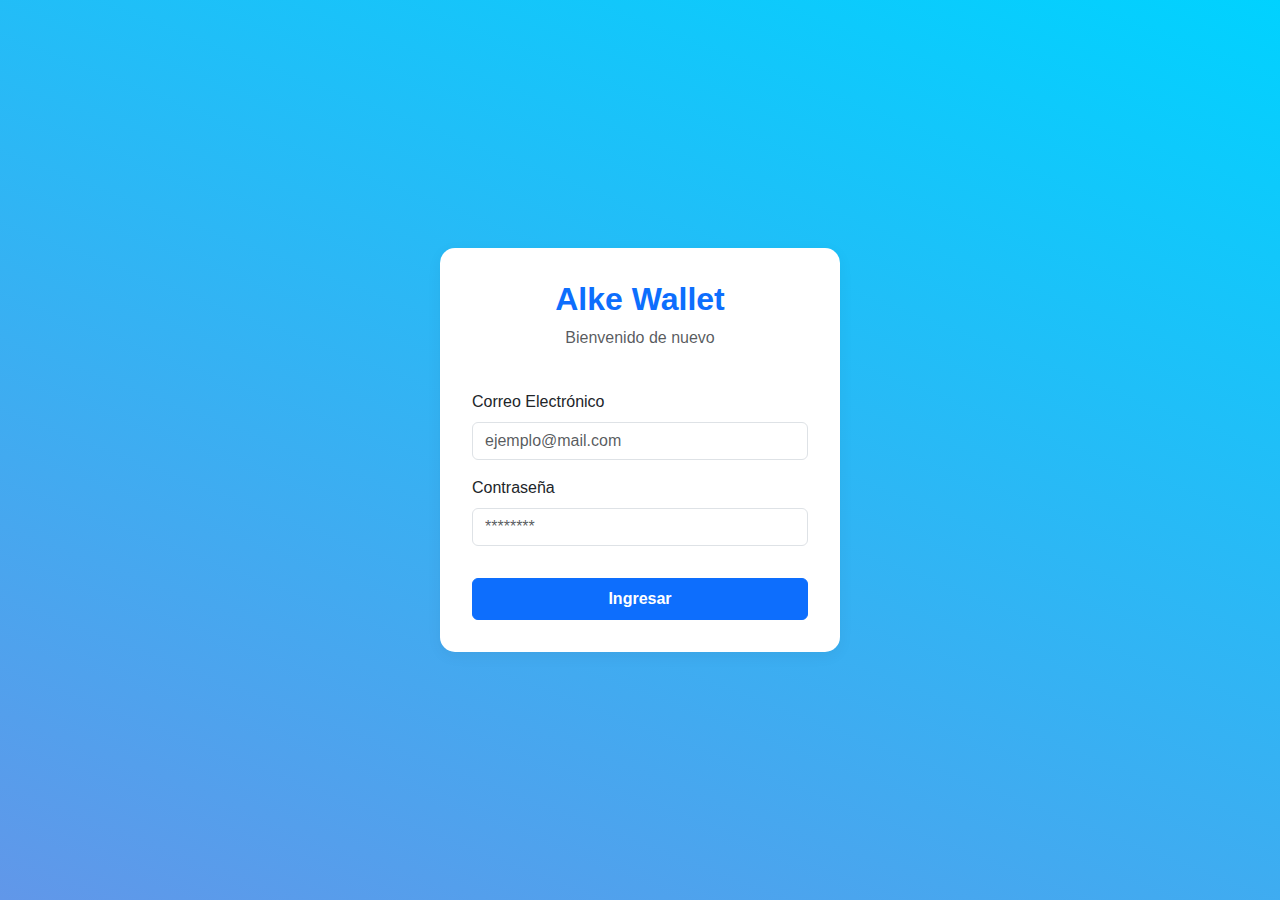
<file: index.html>
<!DOCTYPE html>
<html lang="es">
<head>
    <meta charset="UTF-8">
    <meta name="viewport" content="width=device-width, initial-scale=1.0">
    <title>Alke Wallet - Login</title>
    <link href="https://cdn.jsdelivr.net/npm/bootstrap@5.3.3/dist/css/bootstrap.min.css" rel="stylesheet">
    <link rel="stylesheet" href="style.css">
</head>
<body class="login-page">
    <div class="card login-card">
        <div class="text-center mb-4">
            <h2 class="fw-bold text-primary">Alke Wallet</h2>
            <p class="text-muted">Bienvenido de nuevo</p>
        </div>
        
        <div id="alert-container"></div>

        <form id="loginForm">
            <div class="mb-3">
                <label for="email" class="form-label">Correo Electrónico</label>
                <input type="email" class="form-control" id="email" placeholder="ejemplo@mail.com">
            </div>
            <div class="mb-3">
                <label for="password" class="form-label">Contraseña</label>
                <input type="password" class="form-control" id="password" placeholder="********">
            </div>
            <button type="submit" class="btn btn-primary w-100 mt-3 py-2 fw-bold">Ingresar</button>
        </form>
    </div>

    <script src="https://code.jquery.com/jquery-3.7.1.min.js"></script>
    <script src="https://cdn.jsdelivr.net/npm/bootstrap@5.3.3/dist/js/bootstrap.bundle.min.js"></script>
    <script src="script.js"></script>
</body>
</html>
</file>
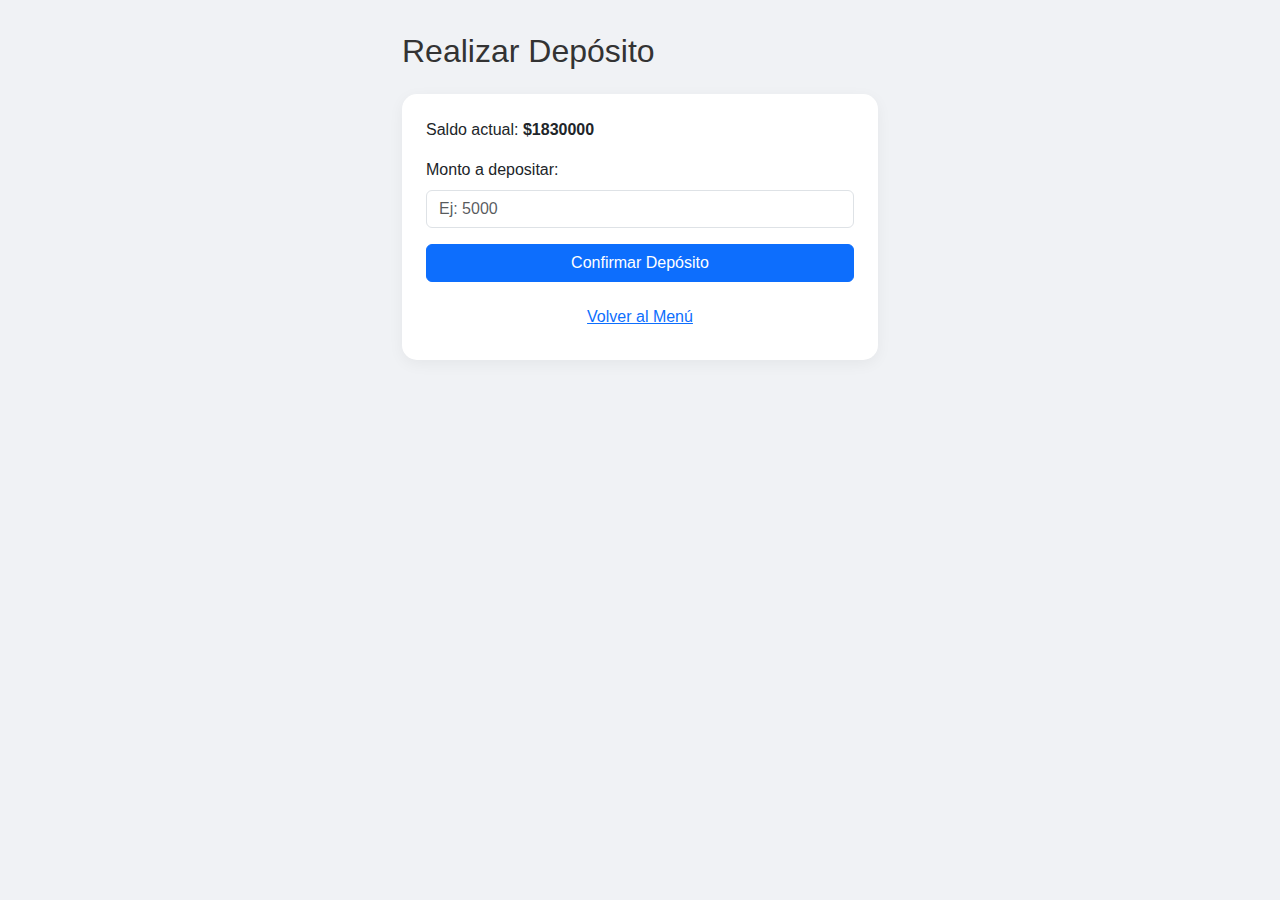
<file: deposit.html>
<!DOCTYPE html>
<html lang="es">
<head>
    <meta charset="UTF-8">
    <meta name="viewport" content="width=device-width, initial-scale=1.0">
    <title>Alke Wallet - Depositar</title>
    <link href="https://cdn.jsdelivr.net/npm/bootstrap@5.3.3/dist/css/bootstrap.min.css" rel="stylesheet">
    <link rel="stylesheet" href="style.css">
</head>
<body>
    <div class="container main-container" style="max-width: 500px;">
        <h2 class="mb-4">Realizar Depósito</h2>
        <div class="card p-4">
            <p>Saldo actual: <span id="current-balance" class="fw-bold"></span></p>
            
            <div id="alert-container"></div>

            <form id="depositForm">
                <div class="mb-3">
                    <label for="depositAmount" class="form-label">Monto a depositar:</label>
                    <input type="number" class="form-control" id="depositAmount" placeholder="Ej: 5000" required>
                </div>
                <small id="deposit-legend" class="text-success mb-3 d-block" style="display:none;"></small>
                
                <button type="submit" class="btn btn-primary w-100">Confirmar Depósito</button>
            </form>
            <a href="menu.html" class="btn btn-link mt-3 text-center d-block">Volver al Menú</a>
        </div>
    </div>

    <script src="https://code.jquery.com/jquery-3.7.1.min.js"></script>
    <script src="script_deposit.js"></script>
</body>
</html>
</file>
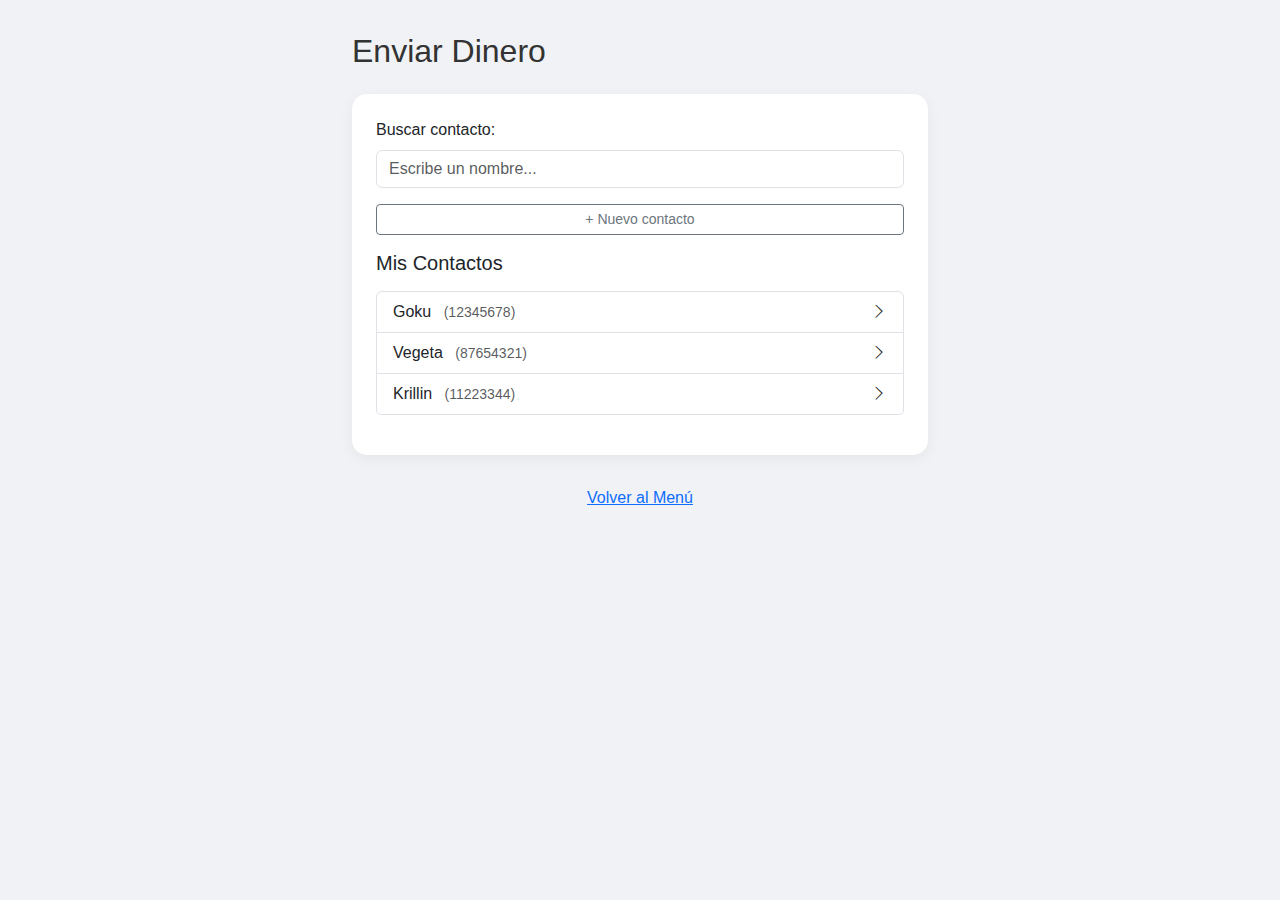
<file: sendmoney.html>
<!DOCTYPE html>
<html lang="es">
<head>
    <meta charset="UTF-8">
    <meta name="viewport" content="width=device-width, initial-scale=1.0">
    <title>Alke Wallet - Enviar</title>
    <link href="https://cdn.jsdelivr.net/npm/bootstrap@5.3.3/dist/css/bootstrap.min.css" rel="stylesheet">
    <link rel="stylesheet" href="style.css">
    <link rel="stylesheet" href="https://cdn.jsdelivr.net/npm/bootstrap-icons@1.11.3/font/bootstrap-icons.min.css">
</head>
<body>
    <div class="container main-container" style="max-width: 600px;">
        <h2 class="mb-4">Enviar Dinero</h2>
        
        <div class="card p-4 mb-4">
            <div class="mb-3 position-relative">
                <label for="searchContact" class="form-label">Buscar contacto:</label>
                <input type="text" class="form-control" id="searchContact" placeholder="Escribe un nombre...">
                <div id="suggestions" class="list-group" style="display:none;"></div>
            </div>

            <button id="btnToggleAdd" class="btn btn-outline-secondary btn-sm mb-3">+ Nuevo contacto</button>

            <div id="newContactForm" class="card card-body bg-light mb-3" style="display:none;">
                <input type="text" id="newContactName" class="form-control mb-2" placeholder="Nombre">
                <input type="text" id="newContactCBU" class="form-control mb-2" placeholder="CBU">
                <div class="text-end">
                    <button id="btnCancelAdd" class="btn btn-sm btn-secondary me-2">Cancelar</button>
                    <button id="btnSaveContact" class="btn btn-sm btn-success">Guardar</button>
                </div>
            </div>

            <h5 class="mb-3">Mis Contactos</h5>
            <ul id="contactList" class="list-group mb-3">
                </ul>
        </div>

        <div id="sendSection" class="card p-4 bg-light" style="display:none;">
            <h5 class="text-primary">Enviando a: <span id="selectedContactName"></span></h5>
            <div class="input-group mb-3 mt-3">
                <span class="input-group-text">$</span>
                <input type="number" class="form-control" id="amountToSend" placeholder="Monto">
            </div>
            <button id="btnSendMoney" class="btn btn-primary w-100">Confirmar Transferencia</button>
        </div>

        <div id="sendSuccessMsg" class="alert alert-success mt-3" style="display:none;"></div>
        <a href="menu.html" class="btn btn-link d-block text-center mt-3">Volver al Menú</a>
    </div>

    <script src="https://code.jquery.com/jquery-3.7.1.min.js"></script>
    <script src="script_sendmoney.js"></script>
</body>
</html>
</file>
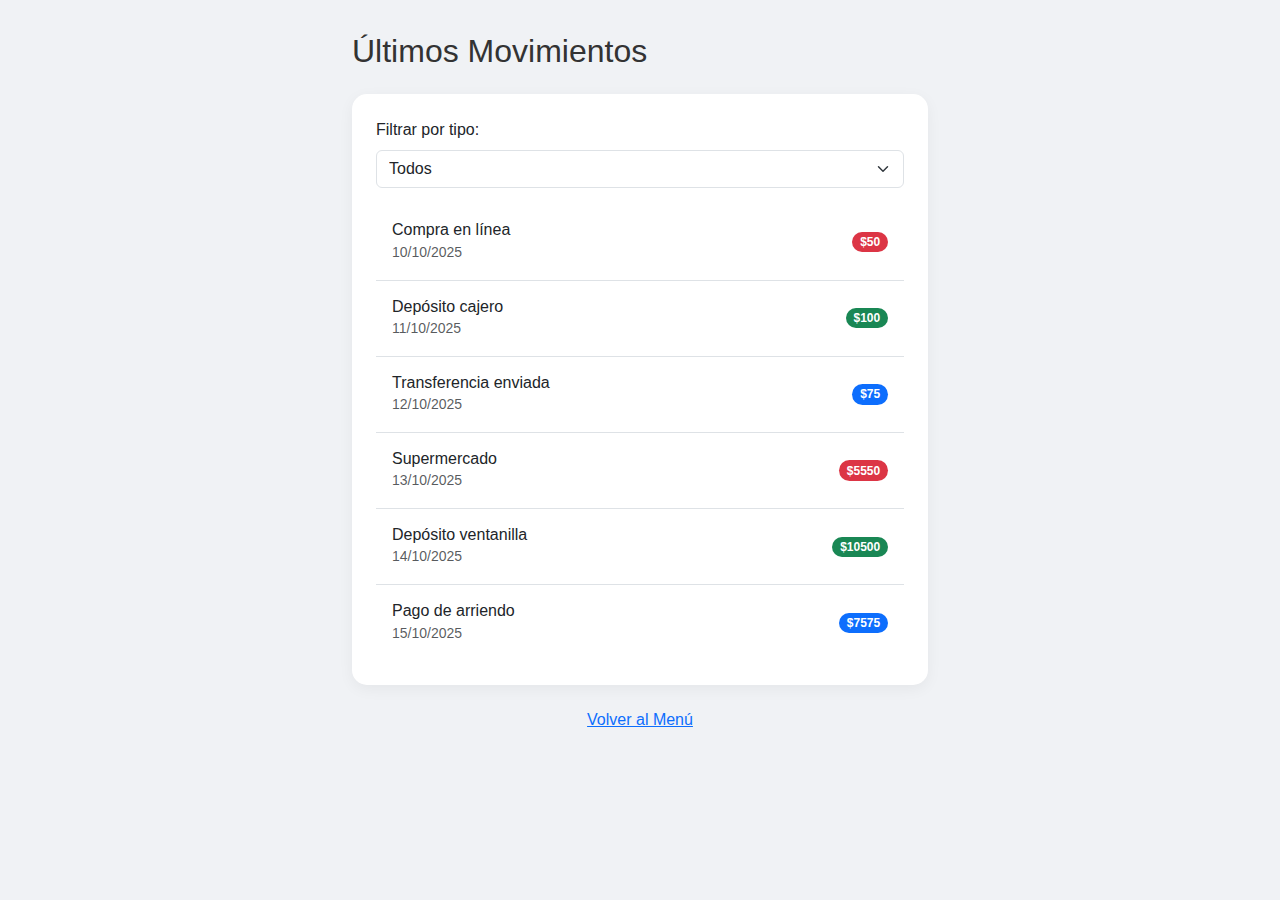
<file: transactions.html>
<!DOCTYPE html>
<html lang="es">
<head>
    <meta charset="UTF-8">
    <meta name="viewport" content="width=device-width, initial-scale=1.0">
    <title>Alke Wallet - Movimientos</title>
    <link href="https://cdn.jsdelivr.net/npm/bootstrap@5.3.3/dist/css/bootstrap.min.css" rel="stylesheet">
    <link rel="stylesheet" href="style.css">
</head>
<body>
    <div class="container main-container" style="max-width: 600px;">
        <h2 class="mb-4">Últimos Movimientos</h2>
        
        <div class="card p-4">
            <div class="mb-3">
                <label for="filterType" class="form-label">Filtrar por tipo:</label>
                <select class="form-select" id="filterType">
                    <option value="todos">Todos</option>
                    <option value="compra">Compras</option>
                    <option value="deposito">Depósitos</option>
                    <option value="transferencia">Transferencias</option>
                </select>
            </div>

            <ul id="transactionsList" class="list-group list-group-flush">
                </ul>
        </div>
        
        <a href="menu.html" class="btn btn-link d-block text-center mt-3">Volver al Menú</a>
    </div>

    <script src="https://code.jquery.com/jquery-3.7.1.min.js"></script>
    <script src="script_transactions.js"></script>
</body>
</html>
</file>
<file: style.css>
body {
    background-color: #f0f2f5;
    font-family: "Segoe UI", Tahoma, Geneva, Verdana, sans-serif;
    color: #333;
}


.main-container {
    margin-top: 2rem;
    margin-bottom: 2rem;
}


body.login-page {
    display: flex;
    align-items: center;
    justify-content: center;
    min-height: 100vh;
    background: linear-gradient(21deg, #6197e9 0%, #00d2ff 100%);
}

.login-card {
    width: 100%;
    max-width: 400px;
    padding: 2rem;
    border-radius: 15px;
    box-shadow: 0 10px 25px rgba(0,0,0,0.2);
    background-color: white;
}


.card {
    border: none;
    border-radius: 15px;
    box-shadow: 0 4px 15px rgba(0, 0, 0, 0.05);
}

.balance-card {
    background: linear-gradient(45deg, #004e92, #230028);
    color: #ffffff;
}


#suggestions {
    position: absolute;
    width: 100%;
    z-index: 1000;
    max-height: 200px;
    overflow-y: auto;
    border-radius: 0 0 10px 10px;
    box-shadow: 0 4px 6px rgba(0,0,0,0.1);
}

.list-group-item-action { cursor: pointer; }
</file>
